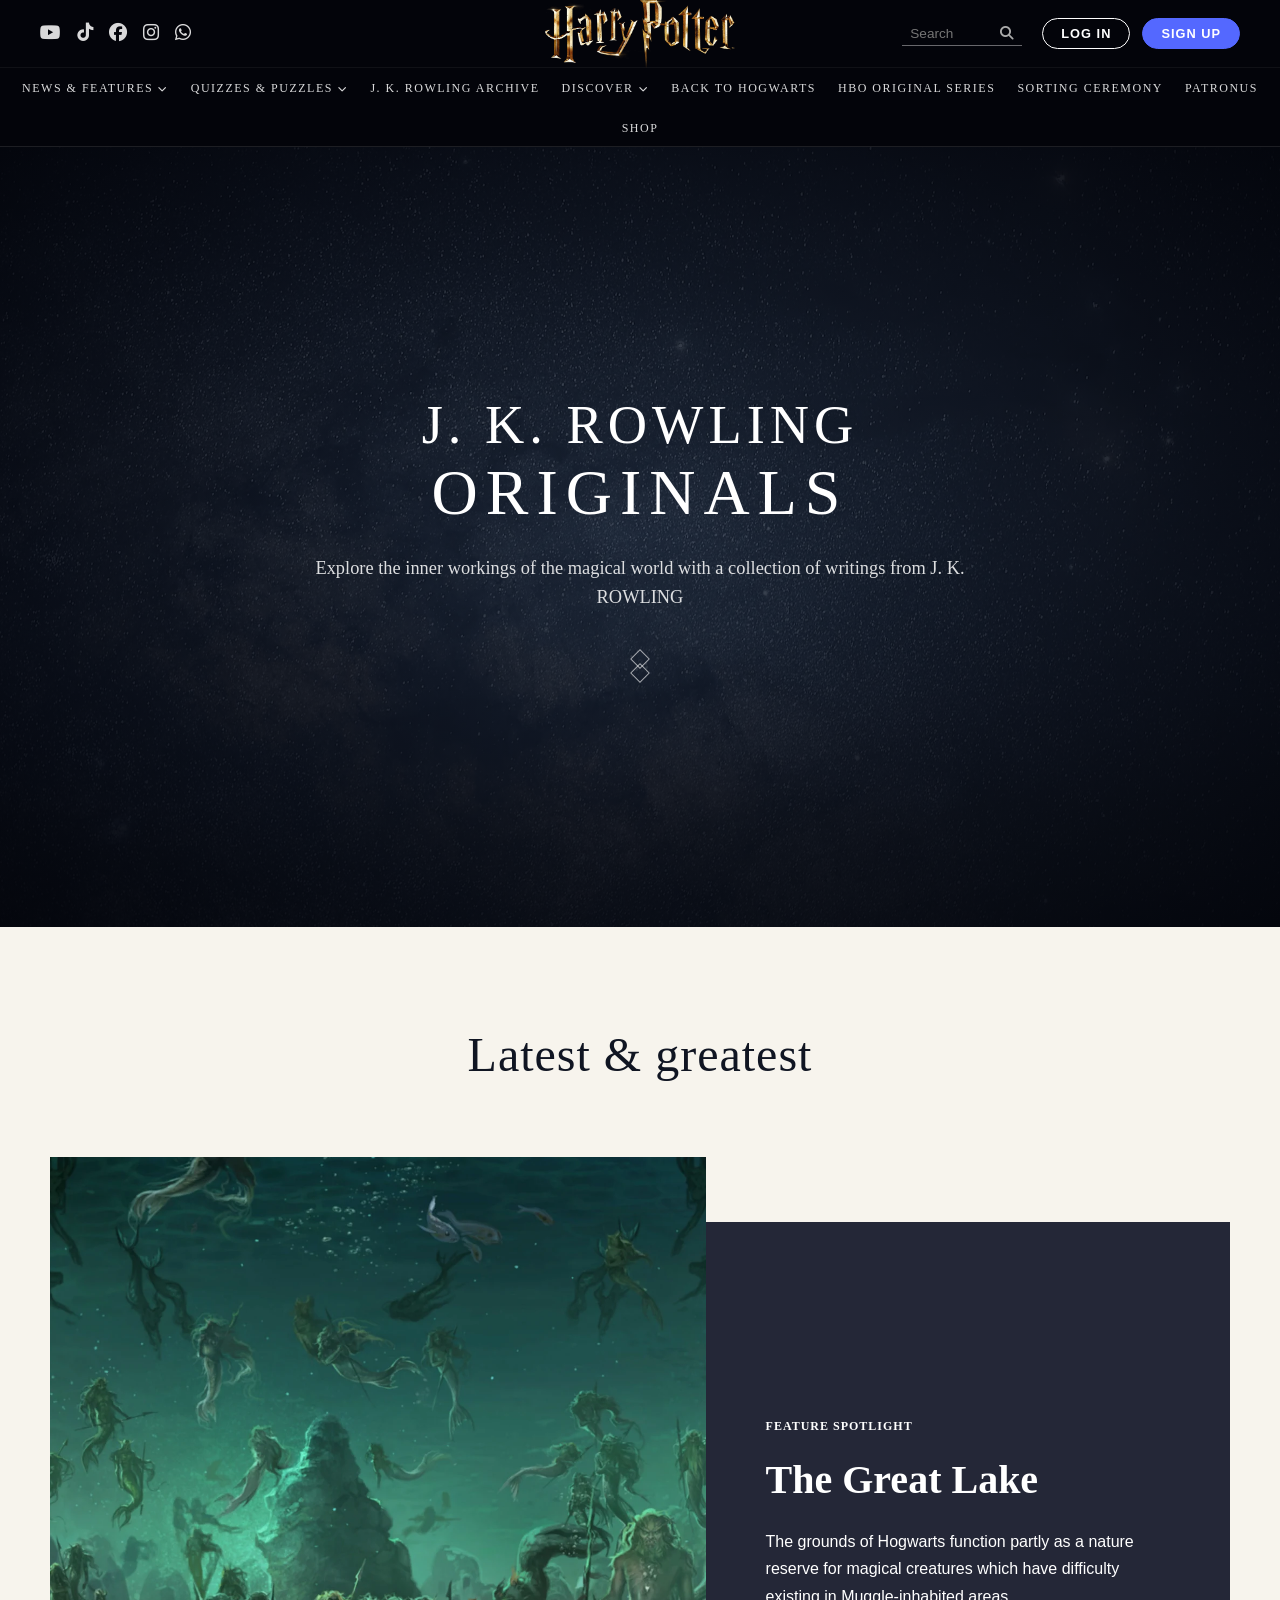
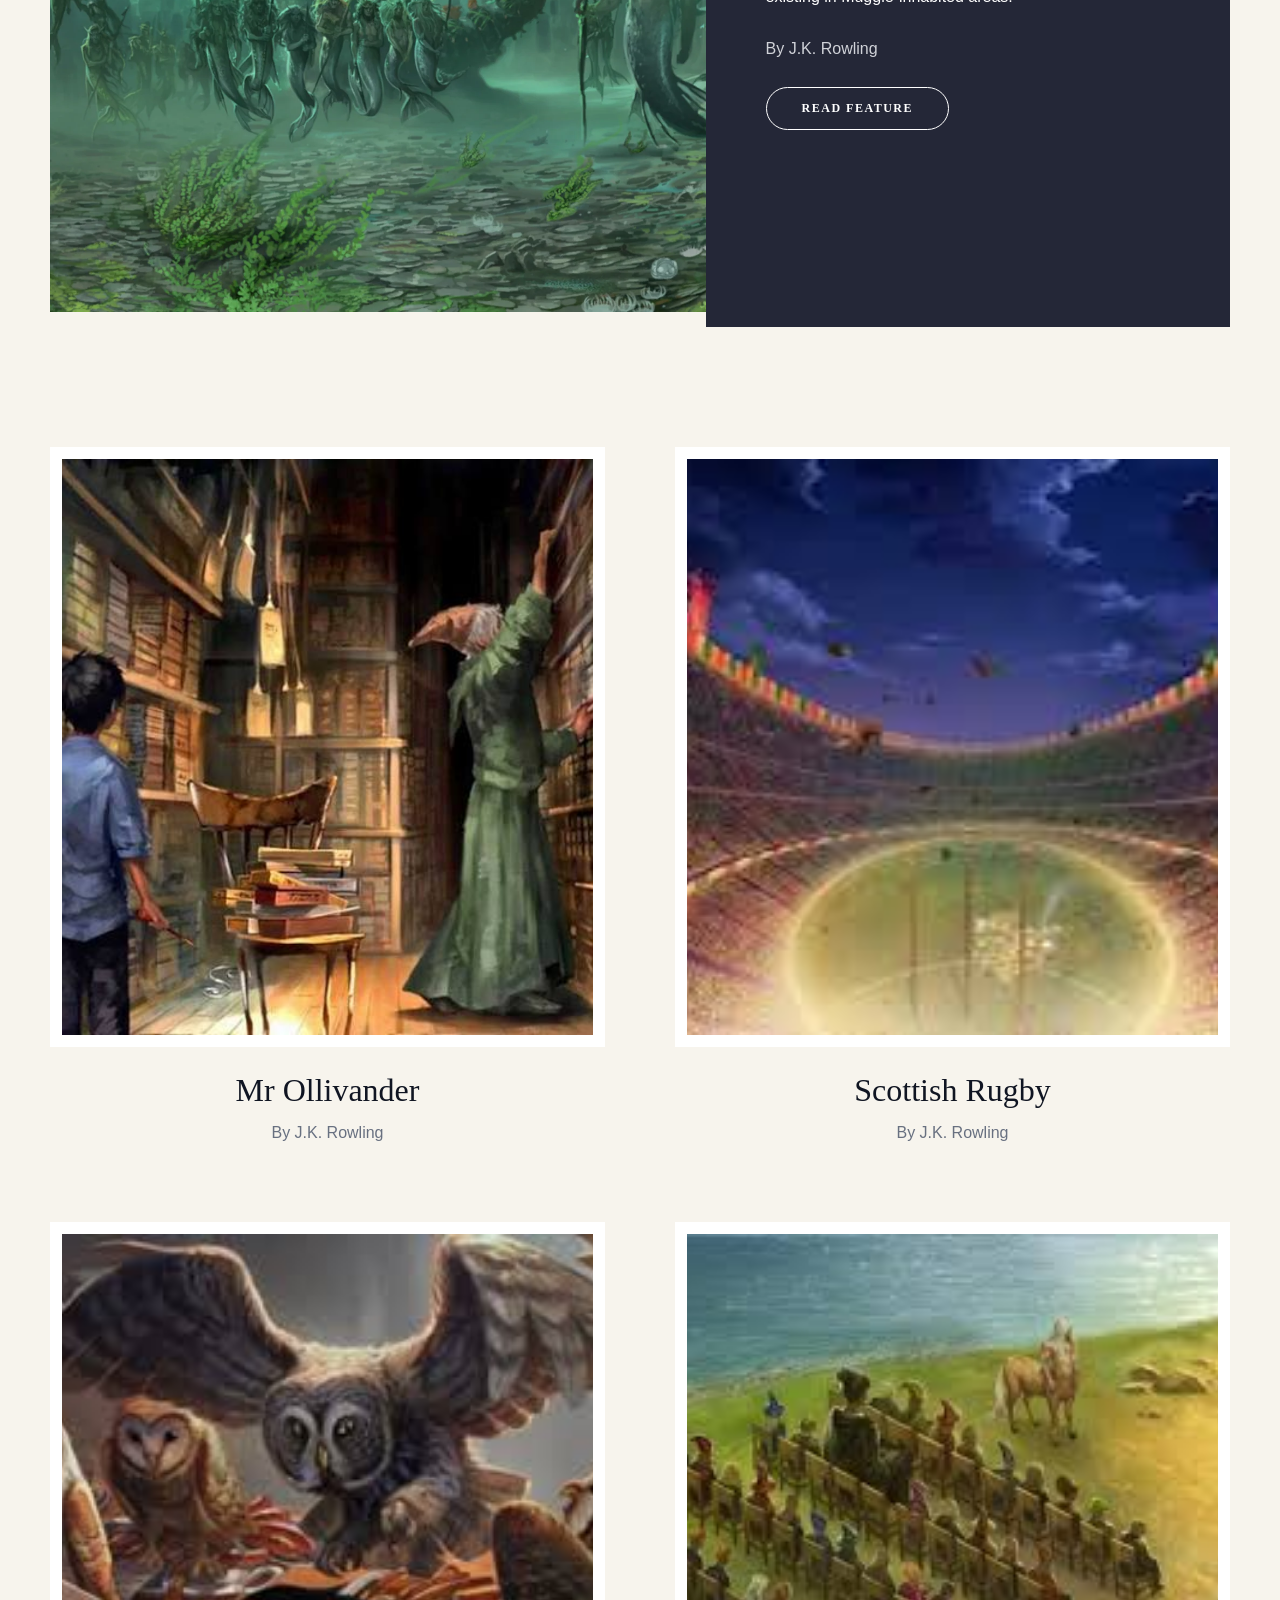
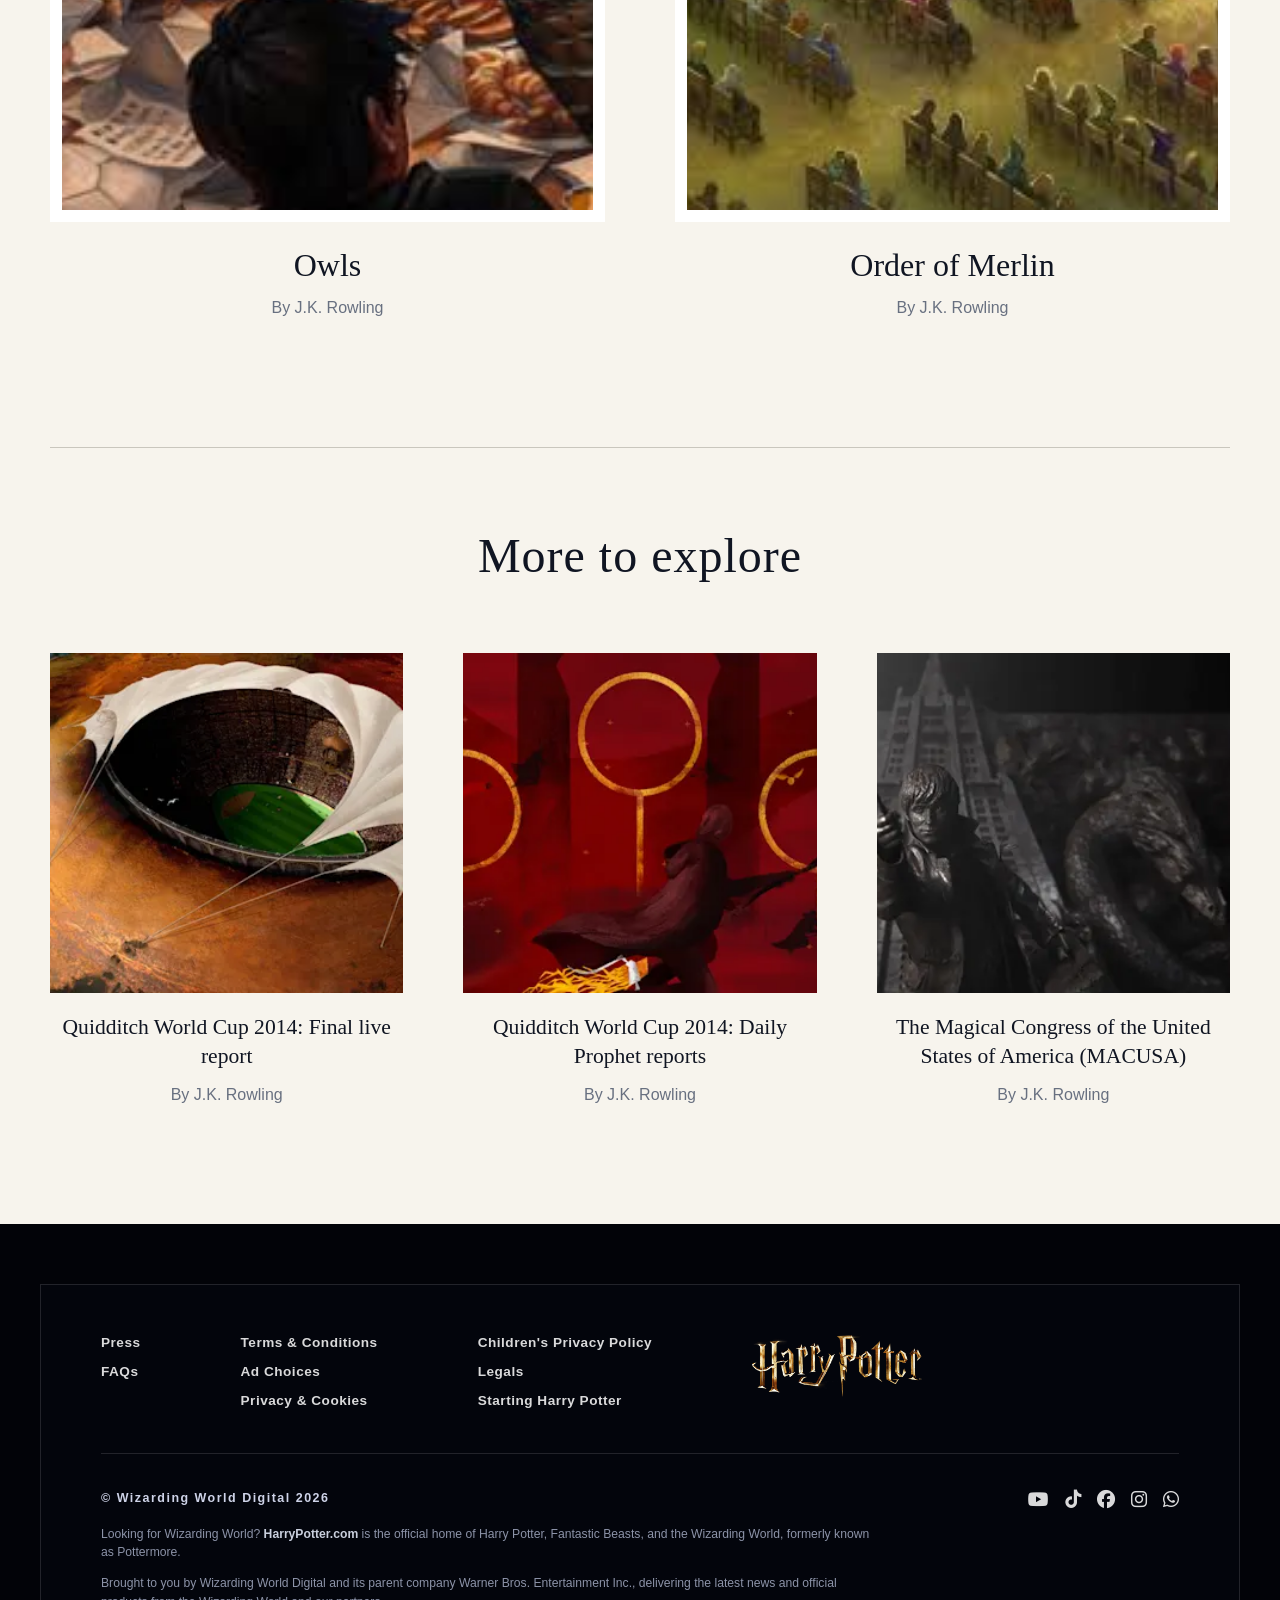
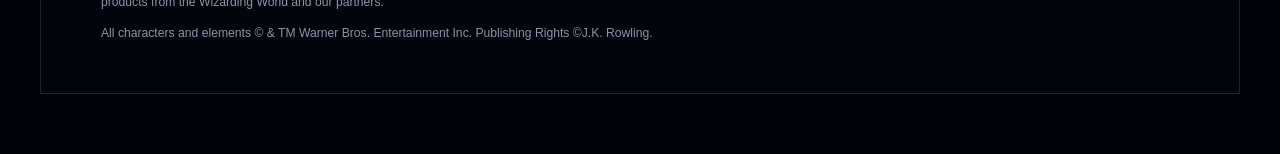
<file: home/index.html>
<!DOCTYPE html>
<html lang="en">

<head>
    <meta charset="UTF-8">
    <meta name="viewport" content="width=device-width, initial-scale=1.0">
    <title>Harry Potter | J.K. Rowling Originals</title>
    <link rel="stylesheet" href="style.css">
    <link rel="stylesheet" href="https://cdnjs.cloudflare.com/ajax/libs/font-awesome/6.5.1/css/all.min.css" />
</head>

<body>
    <header class="navbar">
        <div class="top-bar">
            <div class="social-links" aria-label="Social media links">
                <a href="https://www.youtube.com/channel/UChPRO1CB_Hvd0TvKRU62iSQ" aria-label="YouTube"><i
                        class="fa-brands fa-youtube"></i></a>
                <a href="https://www.tiktok.com/@harrypotter" aria-label="TikTok"><i
                        class="fa-brands fa-tiktok"></i></a>
                <a href="https://www.facebook.com/harrypotter" aria-label="Facebook"><i
                        class="fa-brands fa-facebook"></i></a>
                <a href="https://www.instagram.com/harrypotter" aria-label="Instagram"><i
                        class="fa-brands fa-instagram"></i></a>
                <a href="https://www.whatsapp.com/channel/0029VbCgR8J2v1Im7VXNg51C" aria-label="WhatsApp"><i
                        class="fa-brands fa-whatsapp"></i></a>
            </div>
            <a href="#" class="brand-logo" aria-label="Harry Potter Home"><img src="HarryPotterLogo.png"
                    alt="Harry Potter"></a>
            <div class="user-actions">
                <form class="search-box" role="search">
                    <label for="site-search" class="visually-hidden">Search</label>
                    <input type="search" id="site-search" placeholder="Search">
                    <button type="submit" aria-label="Search">
                        <i class="fa-solid fa-magnifying-glass"></i>
                    </button>
                </form>

                <button class="btn btn-outline" onclick="window.location.href = 'login.html'">LOG IN</button>
                <button class="btn btn-solid" onclick="window.location.href = 'signup.html'">SIGN UP</button>
            </div>
        </div>
        <nav class="sub-nav" aria-label="Main navigation">
            <ul>
                <li class="nav-dropdown"><a href="#">NEWS & FEATURES<i class="fa-solid fa-chevron-down"></i></a></li>
                <li class="nav-dropdown"><a href="#">QUIZZES & PUZZLES<i class="fa-solid fa-chevron-down"></i></a></li>
                <li><a href="#">J. K. ROWLING ARCHIVE</a></li>
                <li class="nav-dropdown"><a href="#">DISCOVER<i class="fa-solid fa-chevron-down"></i></a> </li>
                <li><a href="#">BACK TO HOGWARTS</a></li>
                <li><a href="#">HBO ORIGINAL SERIES</a></li>
                <li><a href="#">SORTING CEREMONY</a></li>
                <li><a href="#">PATRONUS</a></li>
                <li><a href="#">SHOP</a></li>
            </ul>
        </nav>
    </header>
    <!--HERO SECTION-->
    <main>
        <section class="hero">
            <div class="hero-overlay"></div>
            <div class="hero-content">
                <h2>J. K. ROWLING</h2>
                <h3>ORIGINALS</h3>
                <p>Explore the inner workings of the magical world with a collection of writings from J. K. ROWLING</p>
                <div class="scroll-diamond-wrapper">
                    <div class="scroll-diamond base"></div>
                    <div class="scroll-diamond trail"></div>
                </div>
            </div>
        </section>
        <section class="archive-section">
            <div class="archive-heading">
                <h2>Latest &amp; greatest</h2>
            </div>
            <div class="featured-story">
                <div class="featured-image">
                    <img src="great-lake.webp" alt="The Great Lake">
                </div>
                <div class="featured-content">
                    <span>FEATURE SPOTLIGHT</span>
                    <h2>The Great Lake</h2>
                    <p>The grounds of Hogwarts function partly as a nature reserve for magical creatures which have
                        difficulty existing in Muggle-inhabited areas.</p>
                    <p class="byline">By J.K. Rowling</p>
                    <a href="#">READ FEATURE</a>
                </div>
            </div>
            <div class="latest-grid">
                <article class="latest-card">
                    <img src="ollivander.jpg" alt="Mr Ollivander">
                    <h2>Mr Ollivander</h2>
                    <p>By J.K. Rowling</p>
                </article>
                <article class="latest-card">
                    <img src="scottish-rugby.jpg" alt="Scottish Rugby">
                    <h2>Scottish Rugby</h2>
                    <p>By J.K. Rowling</p>
                </article>
                <article class="latest-card">
                    <img src="owls.jpg" alt="Owls">
                    <h2>Owls</h2>
                    <p>By J.K. Rowling</p>
                </article>
                <article class="latest-card">
                    <img src="order-of-merlin.jpg" alt="Order of Merlin">
                    <h2>Order of Merlin</h2>
                    <p>By J.K. Rowling</p>
                </article>
            </div>
            <div class="archive-divider"></div>
            <div class="more-heading">
                <h2>More to explore</h2>
            </div>
            <div class="explore-grid">
                <article class="explore-card">
                    <img src="quidditch-final.webp" alt="Quidditch World Cup">
                    <h3>Quidditch World Cup 2014: Final live report</h3>
                    <p>By J.K. Rowling</p>
                </article>

                <article class="explore-card">
                    <img src="daily-prophet.webp" alt="Daily Prophet">
                    <h3>Quidditch World Cup 2014: Daily Prophet reports</h3>
                    <p>By J.K. Rowling</p>
                </article>
                <article class="explore-card">
                    <img src="macusa.webp" alt="MACUSA">
                    <h3>The Magical Congress of the United States of America (MACUSA)</h3>
                    <p>By J.K. Rowling</p>
                </article>
            </div>
        </section>
    </main>
    <!--FOOTER SECTION-->
    <footer class="site-footer">
        <div class="footer-container">
            <!--Top Row: Links and Logo-->
            <div class="footer-top">
                <div class="footer-links-grid">
                    <div class="link-column">
                        <a href="https://www.harrypotter.com/press">Press</a>
                        <a href="https://help.harrypotter.com/hc/en-us">FAQs</a>
                    </div>
                    <div class="link-column">
                        <a href="https://www.harrypotter.com/terms">Terms & Conditions</a>
                        <a href="https://www.harrypotter.com/privacy#choices">Ad Choices</a>
                        <a href="https://www.harrypotter.com/privacy">Privacy & Cookies</a>
                    </div>
                    <div class="link-column">
                        <a href="https://www.harrypotter.com/childrens-privacy-policy">Children's Privacy Policy</a>
                        <a href="https://www.harrypotter.com/legals">Legals</a>
                        <a href="https://www.startingharrypotter.com/">Starting Harry Potter</a>
                    </div>
                    <div class="footer-logo">
                        <img src="HarryPotterLogo.png" alt="HARRY POTTER">
                    </div>
                </div>
            </div>
            <div class="footer-divider"></div>
            <!--Bottom Row: Copyright , Disclaimer & Socials-->
            <div class="footer-bottom">
                <div class="footer-legal-text">
                    <p class="copyright">&copy; Wizarding World Digital 2026</p>
                    <p>Looking for Wizarding World? <a href="HarryPotter.com">HarryPotter.com</a> is the official home
                        of Harry Potter, Fantastic Beasts, and the Wizarding World, formerly known as Pottermore.</p>
                    <p>Brought to you by Wizarding World Digital and its parent company Warner Bros. Entertainment Inc.,
                        delivering the latest news and official products from the Wizarding World and our partners.</p>
                    <p>All characters and elements &copy; & TM Warner Bros. Entertainment Inc. Publishing Rights
                        &copy;J.K. Rowling.</p>
                </div>
                <div class="social-links">
                    <a href="https://www.youtube.com/channel/UChPRO1CB_Hvd0TvKRU62iSQ"><i
                            class="fa-brands fa-youtube"></i></a>
                    <a href="https://www.tiktok.com/@harrypotter"><i class="fa-brands fa-tiktok"></i></a>
                    <a href="https://www.facebook.com/harrypotter"><i class="fa-brands fa-facebook"></i></a>
                    <a href="https://www.instagram.com/harrypotter"><i class="fa-brands fa-instagram"></i></a>
                    <a href="https://www.whatsapp.com/channel/0029VbCgR8J2v1Im7VXNg51C"><i
                            class="fa-brands fa-whatsapp"></i></a>
                </div>
            </div>
        </div>
    </footer>
    <script src="script.js"></script>
</body>

</html>
</file>
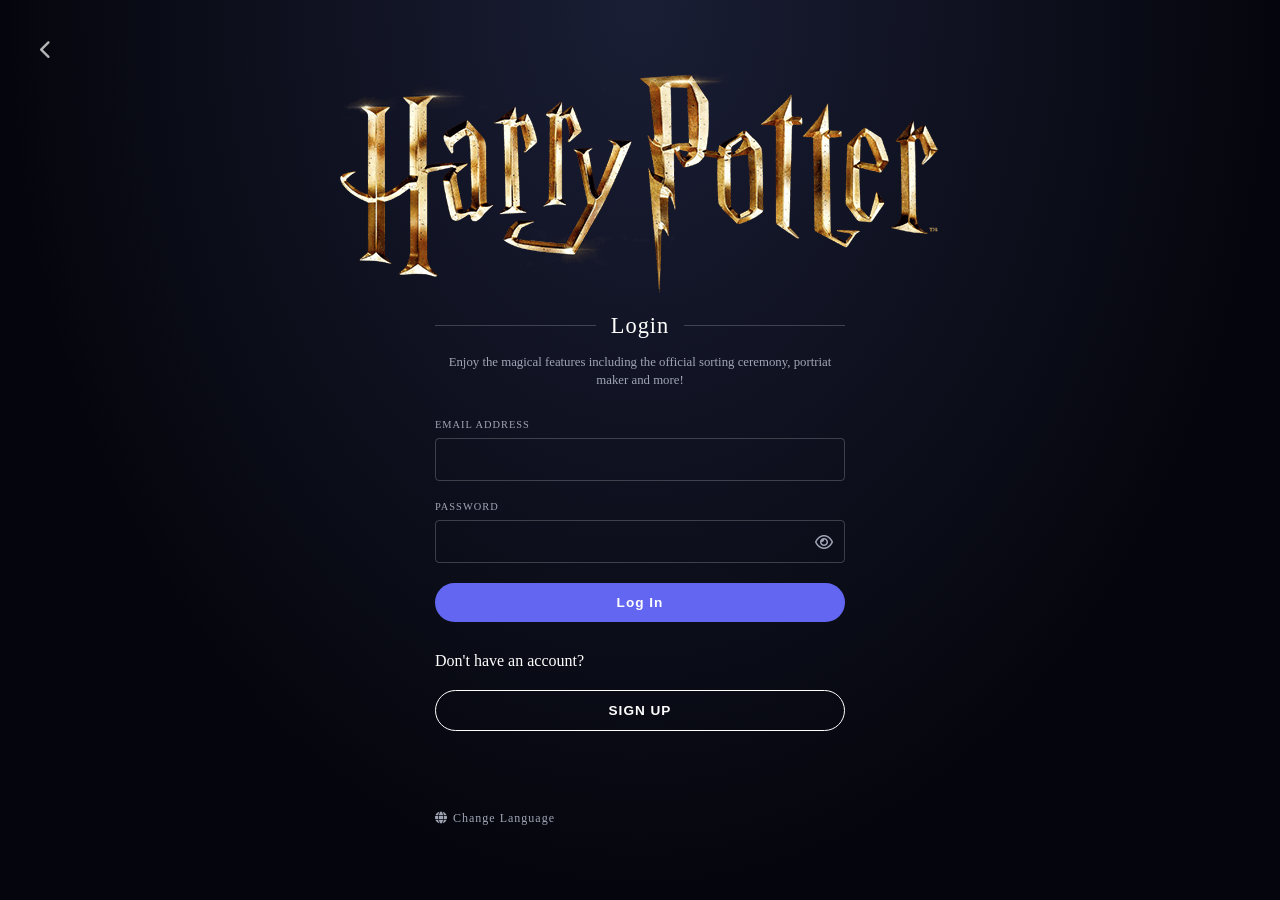
<file: home/login.html>
<!DOCTYPE html>
<html lang="en">

<head>
    <meta charset="UTF-8">
    <meta name="viewport" content="width=device-width, initial-scale=1.0">
    <title>Harry Potter | Login</title>
    <link rel="stylesheet" href="style.css">
    <link rel="stylesheet" href="https://cdnjs.cloudflare.com/ajax/libs/font-awesome/6.5.1/css/all.min.css" />
</head>

<body class="signup-body">
    <!--Back Button-->
    <a href="index.html" class="back-btn"><i class="fa-solid fa-chevron-left"></i></a>
    <div class="signup-container">
        <!--Logo-->
        <img class="hp-logo" src="HarryPotterLogo.png" alt="Harry Potter">
        <!--Section Title-->
        <div class="title-with-lines">
            <span></span>
            <h2>Login</h2>
            <span></span>
        </div>
        <p class="subtitle">Enjoy the magical features including the official sorting ceremony,
            portriat maker and more!
        </p>
        <!--Sign Up Form-->
        <form id="LoginForm" class="signup-form">
            <div class="form-group">
                <label for="email">EMAIL ADDRESS</label>
                <input type="email" id="email" required>
            </div>
            <div class="form-group">
                <label for="password">PASSWORD</label>
                <div class="password-wrapper">
                    <input type="password" id="password" required>
                    <i class="fa-regular fa-eye" id="togglePassword"></i>
                </div>
            </div>
            <button type="submit" class="btn btn-solid-blue btn-full">Log In</button>
            <p>Don't have an account?</p>
            <button type="button" class="btn btn-outline btn-full" onclick="window.location.href = 'signup.html'">SIGN UP</button>
            </p>
            <div class="change-language">
                <i class="fa-solid fa-globe"></i>Change Language
            </div>
    </div>
    </form>
    <script src="script.js"></script>
</body>

</html>
</file>
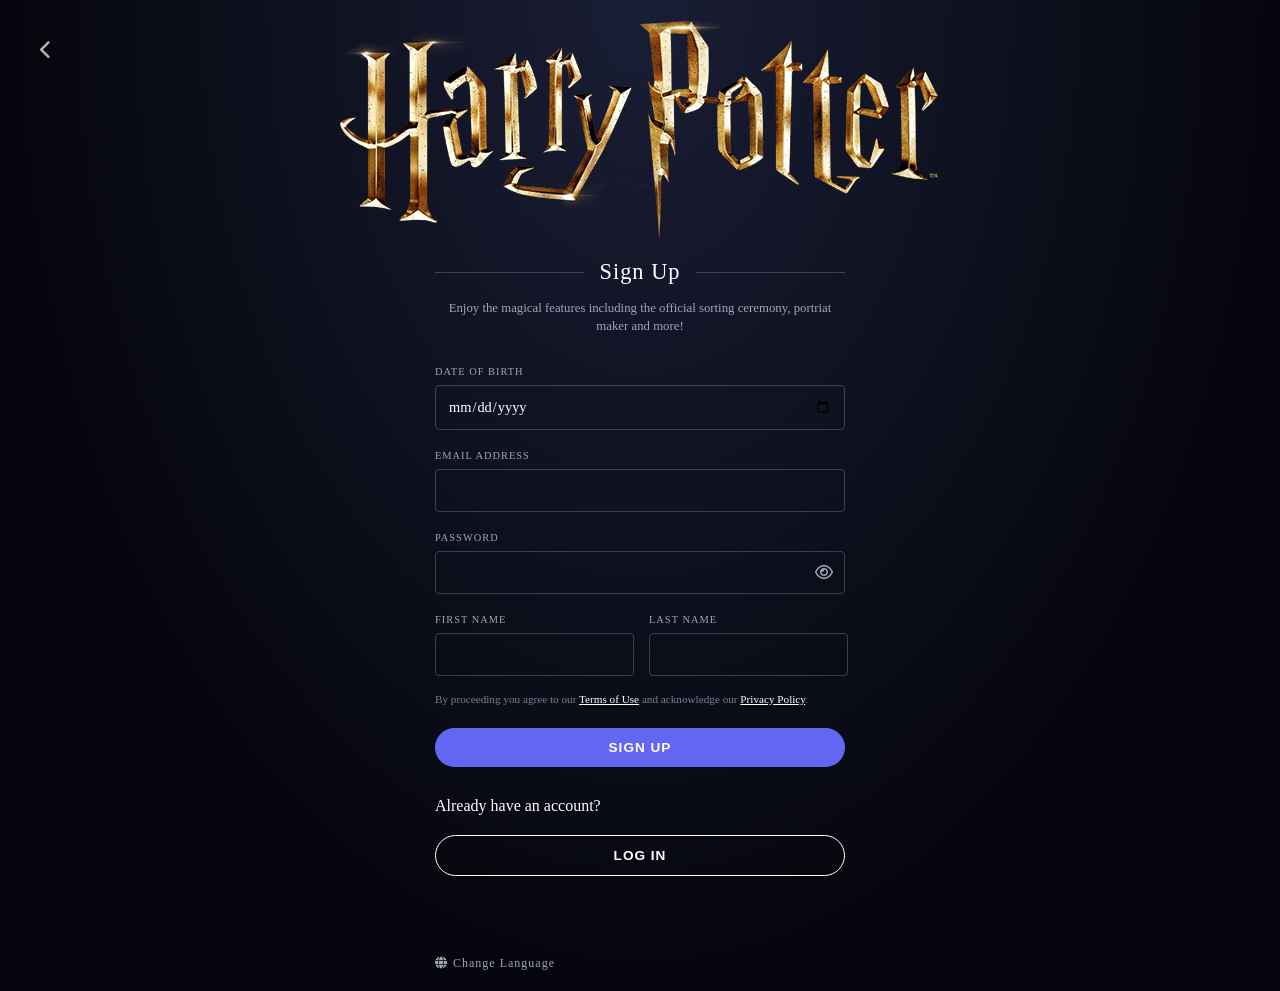
<file: home/signup.html>
<!DOCTYPE html>
<html lang="en">

<head>
    <meta charset="UTF-8">
    <meta name="viewport" content="width=device-width, initial-scale=1.0">
    <title>Sign Up | Harry Potter</title>
    <link rel="stylesheet" href="style.css">
    <link rel="stylesheet" href="https://cdnjs.cloudflare.com/ajax/libs/font-awesome/6.5.1/css/all.min.css" />
</head>

<body class="signup-body">
    <!--Back Button-->
    <a href="index.html" class="back-btn"><i class="fa-solid fa-chevron-left"></i></a>
    <div class="signup-container">
        <!--Logo-->
        <img class="hp-logo" src="HarryPotterLogo.png" alt="Harry Potter">
        <!--Section Title-->
        <div class="title-with-lines">
            <span></span>
            <h2>Sign Up</h2> 
            <span></span>
        </div>
        <p class="subtitle">Enjoy the magical features including the official sorting ceremony,
            portriat maker and more!
        </p>
        <!--Sign Up Form-->
        <form id="signupForm" class="signup-form">
            <div class="form-group">
                <label for="dob">DATE OF BIRTH</label>
                <input type="date" id="dob" placeholder="DD/MM/YYYY" required>
            </div>
            <div class="form-group">
                <label for="email">EMAIL ADDRESS</label>
                <input type="email" id="email" required>
            </div>
            <div class="form-group">
                <label for="password">PASSWORD</label>
                <div class="password-wrapper">
                    <input type="password" id="password" required>
                    <i class="fa-regular fa-eye" id="togglePassword"></i>
                </div>
            </div>
            <div class="form-row">
                <div class="form-group">
                    <label for="firsName">FIRST NAME</label>
                    <input type="text" id="firstname" required>
                </div>
                <div class="form-group">
                    <label for="lastName">LAST NAME</label>
                    <input type="text" id="lastname" required>
                </div>
            </div>
            <p class="terms-text">By proceeding you agree to our <a href="#">Terms of Use</a> and
                acknowledge our <a href="#">Privacy Policy</a>.
            </p>
            <button type="submit" class="btn btn-solid-blue btn-full" onclick="window.location.href = 'index.html'">SIGN
                UP</button>
            <p>Already have an account?</p>
            <button class="btn btn-outline btn-full" onclick="">LOG IN</button>
            </p>
            <div class="change-language">
                <i class="fa-solid fa-globe"></i>Change Language
            </div>
    </div>
    </form>
    </div>
    <script src="script.js"></script>
</body>

</html>
</file>
<file: home/style.css>
* {
    margin: 0;
    padding: 0;
    box-sizing: border-box;
}

body {
    font-family: 'Cinzel', 'Times New Roman', serif;
    background-color: #05060d;
    color: #ffffff;
    overflow-x: hidden;
}

.visually-hidden {
    position: absolute;
    width: 1px;
    height: 1px;
    padding: 0;
    margin: -1px;
    overflow: hidden;
    clip: rect(0, 0, 0, 0);
    white-space: nowrap;
    border: 0;
}

/* HEADER & NAVBAR */
.navbar {
    background-color: #03040a;
    border-bottom: 1px solid rgba(255, 255, 255, 0.1);
    position: sticky;
    top: 0;
    z-index: 1000;
}

.top-bar {
    display: flex;
    justify-content: space-between;
    align-items: center;
    padding: 18px 40px;
}

.social-links {
    display: flex;
    gap: 16px;
}

.social-links a {
    color: #fff;
    font-size: 1.15rem;
    text-decoration: none;
    opacity: 0.85;
    transition: opacity 0.2s;
}

.social-links a:hover {
    opacity: 1;
}

.brand-logo {
    position: absolute;
    left: 50%;
    transform: translateX(-50%);
}

.brand-logo img {
    width: 190px;
    display: block;
}

.user-actions {
    display: flex;
    align-items: center;
    gap: 12px;
}

.search-box {
    display: flex;
    align-items: center;
    border-bottom: 1px solid rgba(255, 255, 255, 0.4);
    padding: 4px 8px;
    margin-right: 8px;
}

.search-box input {
    background: transparent;
    border: none;
    outline: none;
    color: #fff;
    font-size: 0.85rem;
    width: 90px;
}

.search-box button {
    background: none;
    border: none;
    color: #aaa;
    font-size: 0.85rem;
    cursor: pointer;
}

.search-box button:hover {
    color: #fff;
}

.btn {
    padding: 7px 18px;
    border-radius: 20px;
    font-size: 0.8rem;
    font-weight: bold;
    cursor: pointer;
    letter-spacing: 1px;
    text-decoration: none;
    display: inline-block;
}

.btn-outline {
    background: transparent;
    border: 1.5px solid white;
    color: white;
}

.btn-solid {
    background: #5468ff;
    border: 1.5px solid #5468ff;
    color: white;
}

.btn-solid:hover {
    background: #4354df;
}

/* SECOND NAVIGATION */
/* SECOND NAVIGATION */
.sub-nav {
    display: flex;
    justify-content: center;
    padding: 10px 20px;
    border-top: 1px solid rgba(255, 255, 255, 0.05);
}

.sub-nav ul {
    display: flex;
    list-style: none;
    gap: 22px;
    flex-wrap: wrap;
    justify-content: center;
    align-items: center;
}

.sub-nav ul li {
    position: relative;
}

.sub-nav ul li a {
    color: #ffffff;
    text-decoration: none;
    font-size: 0.75rem;
    letter-spacing: 1.5px;
    opacity: 0.85;
    transition: opacity 0.2s ease;
    white-space: nowrap;
}

.sub-nav ul li a:hover {
    opacity: 1;
}

.sub-nav ul li a i {
    font-size: 0.55rem;
    margin-left: 5px;
    vertical-align: middle;
}

/* HERO SECTION */
.hero {
    position: relative;
    min-height: calc(100vh - 120px);
    display: flex;
    justify-content: center;
    align-items: center;
    text-align: center;
    background: radial-gradient(ellipse at center, rgba(16, 26, 47, 0.6) 0%, rgba(3, 5, 12, 0.95)100%), url(backgroundglaxypic.webp) center/ cover no-repeat;
}

.hero-content {
    max-width: 750px;
    padding: 20px;
    z-index: 2;
}

.hero-content h2 {
    font-size: 3.4rem;
    font-weight: 400;
    letter-spacing: 5px;
}

.hero-content h3 {
    font-size: 4rem;
    font-weight: 500;
    letter-spacing: 8px;
    margin-bottom: 24px;
}

.hero-content p {
    font-size: 1.15rem;
    line-height: 1.6;
    font-weight: 300;
    opacity: 0.85;
    margin-bottom: 40px;
}

.scroll-diamond {
    width: 14px;
    height: 14px;
    border: 1px solid rgba(255, 255, 255, 0.6);
    transform: rotate(45deg);
    margin: 0 auto;
    animation: scrollDown 1.8s ease-in-out infinite;
}

@keyframes scrollDown {
    0% {
        transform: translateY(0) rotate(45deg);
        opacity: 0.5;
    }

    50% {
        transform: translateY(10px) rotate(45deg);
        opacity: 1;
    }

    100% {
        transform: translateY(0) rotate(45deg);
        opacity: 0.5;
    }
}

/* FOOTER Styles*/
.site-footer {
    background-color: #020308;
    padding: 60px 40px;
    display: flex;
    justify-content: center;
}

.footer-container {
    width: 100%;
    max-width: 1300px;
    border: 1px solid rgba(255, 255, 255, 0.12);
    padding: 50px 60px;
    background-color: #03050c;
}

/* Top Section */
.footer-top {
    display: flex;
    justify-content: space-between;
    align-items: flex-start;
    gap: 40px;
}

.footer-links-grid {
    display: flex;
    gap: 100px;
    flex-wrap: wrap;
}

.link-column {
    display: flex;
    flex-direction: column;
    gap: 14px;
}

.link-column a {
    color: #fff;
    text-decoration: none;
    font-size: 0.85rem;
    letter-spacing: 0.5px;
    opacity: 0.85;
    transition: opacity 0.2s ease, color 0.2s ease;
    font-weight: bold;
    font-family: 'Franklin Gothic Medium', 'Arial Narrow', Arial, sans-serif;
}

.link-column a:hover {
    opacity: 1;
    color: #fff;
    text-decoration: underline;
}

/* FOOTER LOGO */
.footer-logo img {
    width: 170px;
    display: block;
}

/* THE LINE */
.footer-divider {
    height: 1px;
    border-top: 1px solid rgba(255, 255, 255, 0.12);
    margin: 45px 0 35px 0;
}

/* COPYRIGHT AREA */
.footer-bottom {
    display: flex;
    justify-content: space-between;
    align-items: flex-start;
    gap: 40px;
    font-family: Arial, Helvetica, sans-serif;
}

.footer-legal-text {
    max-width: 780px;
    display: flex;
    flex-direction: column;
    gap: 12px;
}

.footer-legal-text p {
    font-size: 0.76rem;
    line-height: 1.55;
    color: #8c93a8;
    font-weight: 300;
}

.footer-legal-text .copyright {
    letter-spacing: 1.5px;
    font-size: 0.78rem;
    font-weight: 600;
    color: #ced3e8;
    margin-bottom: 4px;
}

.footer-legal-text a {
    color: #c9cfdd;
    font-weight: 800;
    text-decoration: none;
}

/* SOCIAL ICONS */
.footer-socials {
    display: flex;
    gap: 18px;
    align-items: center;
    flex-shrink: 0;
}

.footer-socials a {
    color: white;
    font-size: 1.15rem;
    text-decoration: none;
    opacity: 0.85;
    transition: opacity 0.2s, transform 0.2s;
}

.footer-socials a:hover {
    opacity: 1;
    transform: translateY(-2px);
}

/* MOBILE */
@media (max-width: 900px) {
    .top-bar {
        padding: 25px 20px;
    }

    .brand-logo img {
        width: 140px;
    }

    .search-box {
        display: none;
    }

    .social-links {
        gap: 10px;
    }

    .user-actions {
        gap: 6px;
    }

    .btn {
        padding: 6px 12px;
    }

    .hero-content h2 {
        font-size: 2.3rem;
    }

    .hero-content h3 {
        font-size: 2.6rem;
    }

    .footer-top,
    .footer-bottom {
        flex-direction: column;
    }

    .footer-links-grid {
        gap: 35px;
    }

    .footer-socials {
        margin-top: 10px;
    }

    .featured-story {
        grid-template-columns: 1fr;
    }

    .featured-image img {
        height: 300px;
    }

    .latest-grid {
        grid-template-columns: 1fr;
    }

    .explore-grid {
        grid-template-columns: 1fr;
    }

    .archive-section {
        padding: 60px 25px;
    }
}

/* J.K. ROWLING ORIGINALS */

.archive-section {
    background: #f7f4ed;
    color: #101522;
    padding: 100px 50px 120px;
}

.archive-heading {
    text-align: center;
    margin-bottom: 75px;
}

.archive-heading h2,
.more-heading h2 {
    font-size: 3rem;
    font-weight: 400;
    letter-spacing: 1px;
}

.featured-story {
    max-width: 1280px;
    margin: 0 auto 120px;
    display: grid;
    grid-template-columns: 1.25fr 1fr;
    align-items: start;
}

.featured-image {
    position: relative;
    z-index: 2;
}

.featured-image img {
    width: 100%;
    height: 755px;
    object-fit: cover;
    display: block;
}

.featured-content {
    background: #242737;
    color: white;
    min-height: 705px;
    padding: 60px;
    display: flex;
    flex-direction: column;
    justify-content: center;
    margin-bottom: 0;
    margin-top: 65px;
}

.featured-content span {
    font-size: 0.75rem;
    font-weight: bold;
    letter-spacing: 1px;
    margin-bottom: 22px;
}

.featured-content h2 {
    font-family: Georgia, 'Times New Roman', serif;
    font-size: 2.5rem;
    margin-bottom: 25px;
}

.featured-content>p {
    font-family: Arial, sans-serif;
    font-size: 1rem;
    line-height: 1.7;
    max-width: 500px;
}

.featured-content .byline {
    margin-top: 25px;
    color: #d0d2d8;
}

.featured-content a {
    display: inline-block;
    width: fit-content;
    margin-top: 25px;
    padding: 13px 35px;
    border: 1px solid white;
    border-radius: 30px;
    color: white;
    text-decoration: none;
    font-size: 0.75rem;
    font-weight: bold;
    letter-spacing: 1.5px;
}

.latest-grid {
    max-width: 1280px;
    margin: 0 auto 130px;
    display: grid;
    grid-template-columns: repeat(2, 1fr);
    gap: 80px 70px;
}

.latest-card {
    text-align: center;
}

.latest-card img {
    width: 100%;
    height: 600px;
    object-fit: cover;
    display: block;
    background: white;
    padding: 12px;
}

.latest-card h2 {
    font-family: Georgia, 'Times New Roman', serif;
    font-size: 2rem;
    font-weight: 400;
    margin-top: 25px;
}

.latest-card p,
.explore-card p {
    color: #687080;
    font-family: Arial, sans-serif;
    margin-top: 15px;
}

.more-heading {
    text-align: center;
    margin-bottom: 70px;
}

.explore-grid {
    max-width: 1280px;
    margin: 0 auto;
    display: grid;
    grid-template-columns: repeat(3, 1fr);
    gap: 60px;
}

.explore-card {
    text-align: center;
}

.explore-card img {
    width: 100%;
    height: 340px;
    object-fit: cover;
    display: block;
}

.explore-card h3 {
    font-family: Georgia, 'Times New Roman', serif;
    font-size: 1.35rem;
    font-weight: 400;
    line-height: 1.35;
    margin-top: 20px;
}

.archive-divider {
    max-width: 1280px;
    margin: 0 auto 80px;
    border-top: 1px solid #c9c6bd;
}

/*Video Hero Section */
.video-hero {
    position: relative;
    min-height: calc(100vh - 120px);
    display: flex;
    justify-content: center;
    align-items: center;
    overflow: hidden;
    background-color: #05060d;
}

.bg-video {
    position: absolute;
    top: 50%;
    left: 50%;
    min-height: 100%;
    min-width: 100%;
    width: auto;
    height: auto;
    transform: translateY(-50%) translateX(-50%);
    object-fit: cover;
    z-index: 0;
}

.video-overlay {
    position: absolute;
    top: 0;
    left: 0;
    width: 100%;
    height: 100%;
    background: radial-gradient(circle, rgba(16, 26, 47, 0.2) 0%, rgba(3, 5, 12, 0.7) 100%);
    z-index: 1;
}

.video-content {
    position: relative;
    z-index: 2;
    text-align: center;
    padding: 0 20px;
    width: 100%;
    max-width: 900px;
}

.hogwarts-hero-logo {
    width: 100%;
    max-width: 700px;
    height: auto;
    filter: drop-shadow(0 0 15px rgba(255, 255, 255, 0.1));
}

.signup-body {
    background: radial-gradient(ellipse at top, #1a1e35 0%, #05060d 70%);
    min-height: 100vh;
    display: flex;
    justify-content: center;
    align-items: center;
    position: relative;
}

.back-btn {
    position: absolute;
    top: 40px;
    left: 40px;
    color: #fff;
    font-size: 1.2rem;
    text-decoration: none;
    opacity: 0.7;
    transition: opacity 0.2s;
}

.back-btn:hover {
    opacity: 1;
}

.signup-container {
    width: 100%;
    max-width: 450px;
    padding: 20px;
    text-align: center;
    display: flex;
    flex-direction: column;
    align-items: center;
}

.hp-logo {
    font-family: 'Cinzel', serif;
    font-size: 2.5rem;
    font-weight: 500;
    color: #eed69b;
    margin-bottom: 20px;
}

.title-with-lines {
    display: flex;
    align-items: center;
    width: 100%;
    gap: 15px;
    margin-bottom: 15px;
}

.title-with-lines span {
    flex-grow: 1;
    height: 1px;
    background-color: rgba(255, 255, 255, 0.2);
}

.title-with-lines h2 {
    font-size: 1.4rem;
    font-weight: 400;
    letter-spacing: 1px;
}

.subtitle {
    font-size: 0.8rem;
    color: #a0a5b5;
    line-height: 1.4;
    margin-bottom: 30px;
}

.signup-form {
    width: 100%;
    display: flex;
    flex-direction: column;
    gap: 20px;
    text-align: left;
}

.form-group {
    display: flex;
    flex-direction: column;
    gap: 8px;
    width: 100%;
}

.form-row {
    display: flex;
    gap: 15px;
}

.form-row .form-group {
    flex: 1;
}

.form-group label {
    font-size: 0.65rem;
    letter-spacing: 1px;
    color: #a0a5b5;
}

.form-group input {
    background: transparent;
    border: 1px solid rgba(255, 255, 255, 0.2);
    border-radius: 4px;
    padding: 12px;
    color: #fff;
    font-family: inherit;
    font-size: 0.9rem;
    outline: none;
    transition: border-color 0.3s;
}

.form-group input:focus {
    border-color: #5468ff;
}

.password-wrapper {
    position: relative;
    display: flex;
    align-items: center;
}

.password-wrapper input {
    width: 100%;
    padding-right: 40px;
}

.password-wrapper i {
    position: absolute;
    right: 12px;
    color: #a0a5b5;
    cursor: pointer;
}

.terms-text {
    font-size: 0.7rem;
    color: #7a7f92;
    line-height: 1.5;
    margin-top: -5px;
}

.terms-text a {
    color: #fff;
    text-decoration: underline;
}

.btn-full {
    width: 100%;
    padding: 12px;
    border-radius: 25px;
    font-size: 0.85rem;
    margin-bottom: 10px;
}

.btn-solid-blue {
    background-color: #6366f1;
    border: none;
    color: white;
    font-weight: bold;
    cursor: pointer;
    transition: background 0.3s;
}

.btn-solid-blue:hover {
    background-color: #4f46e5;
}

.login-redirect {
    width: 100%;
    margin-top: 20px;
    padding-top: 20px;
    border-top: 1px solid rgba(255, 255, 255, 0.1);
}

.login-redirect p {
    font-size: 0.9rem;
    font-weight: bold;
    margin-bottom: 15px;
}

.change-language {
    margin-top: 30px;
    font-size: 0.75rem;
    color: #a0a5b5;
    cursor: pointer;
    letter-spacing: 1px;
}

.change-language i {
    margin-right: 5px;
}
</file>
